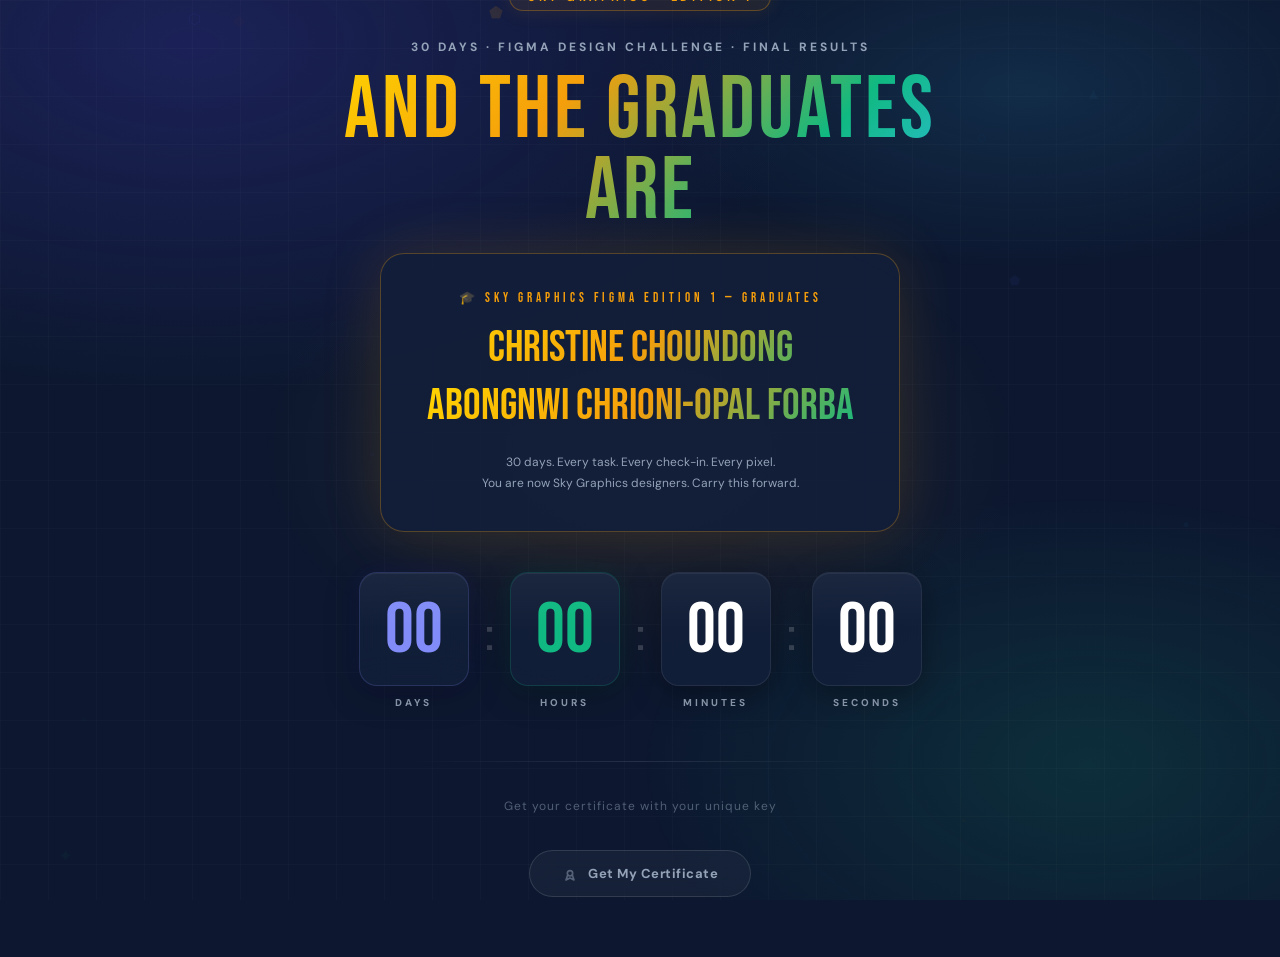
<file: index.html>
<!DOCTYPE html>
<html lang="en">
<head>
<meta charset="UTF-8"/>
<meta name="viewport" content="width=device-width, initial-scale=1.0"/>
<title>Sky Graphics Figma Edition 1 — Final Results</title>
<link href="https://fonts.googleapis.com/css2?family=Bebas+Neue&family=DM+Sans:wght@400;500;700&display=swap" rel="stylesheet"/>
<meta property="og:title" content="Sky Graphics Figma Edition 1 — Final Results">
<meta property="og:description" content="The graduation announcement drops Sunday, July 19 at 8:00 PM">
<meta property="og:image" content="Assets/image.png">
<link rel="icon" type="image/png" href="Assets/logo.png">
<style>
:root{
  --navy:#0D1830;--indigo:#1B2F6E;--violet:#4F46E5;--violet-light:#818CF8;
  --amber:#F59E0B;--gold:#D97706;--mint:#10B981;
  --coral:#EF4444;--sky:#38BDF8;--white:#FFFFFF;--off:#F1F5F9;
  --muted:#94A3B8;
}
*{margin:0;padding:0;box-sizing:border-box;}
html,body{height:100%;}
body{
  background:var(--navy);font-family:'DM Sans',sans-serif;
  color:var(--white);min-height:100vh;overflow-x:hidden;
  display:flex;flex-direction:column;align-items:center;justify-content:center;
}

/* ── background atmosphere ── */
body::before{
  content:'';position:fixed;inset:0;pointer-events:none;z-index:0;
  background:
    radial-gradient(ellipse 90% 70% at 15% 5%,rgba(79,70,229,.22) 0%,transparent 55%),
    radial-gradient(ellipse 70% 60% at 85% 85%,rgba(16,185,129,.14) 0%,transparent 50%),
    radial-gradient(ellipse 50% 45% at 50% 50%,rgba(245,158,11,.08) 0%,transparent 60%),
    radial-gradient(ellipse 60% 40% at 80% 10%,rgba(56,189,248,.12) 0%,transparent 50%);
}
body::after{
  content:'';position:fixed;inset:0;pointer-events:none;z-index:0;
  background-image:
    linear-gradient(rgba(255,255,255,.018) 1px,transparent 1px),
    linear-gradient(90deg,rgba(255,255,255,.018) 1px,transparent 1px);
  background-size:48px 48px;
}

/* ── floating orbs ── */
.orb{
  position:fixed;border-radius:50%;pointer-events:none;z-index:0;
  filter:blur(60px);opacity:0;animation:orbFloat 8s ease-in-out infinite;
}
.orb1{width:300px;height:300px;background:rgba(79,70,229,.18);top:10%;left:5%;animation-delay:0s;}
.orb2{width:200px;height:200px;background:rgba(16,185,129,.14);bottom:15%;right:8%;animation-delay:2.5s;}
.orb3{width:250px;height:250px;background:rgba(245,158,11,.10);top:55%;left:60%;animation-delay:5s;}
@keyframes orbFloat{
  0%{opacity:0;transform:translateY(0) scale(1);}
  30%{opacity:1;}
  70%{opacity:.8;}
  100%{opacity:0;transform:translateY(-30px) scale(1.05);}
}

/* ── floating design particles ── */
canvas#particles{position:fixed;inset:0;z-index:0;pointer-events:none;}

/* ── main wrap ── */
.wrap{
  position:relative;z-index:1;
  display:flex;flex-direction:column;align-items:center;
  padding:40px 20px 60px;max-width:720px;width:100%;text-align:center;
}

/* ── edition tag ── */
.edition-tag{
  display:inline-flex;align-items:center;gap:6px;
  font-size:11px;font-weight:700;letter-spacing:3.5px;text-transform:uppercase;
  color:var(--amber);background:rgba(245,158,11,.08);
  border:1px solid rgba(245,158,11,.3);padding:6px 18px;border-radius:24px;
  margin-bottom:28px;box-shadow:0 0 20px rgba(245,158,11,.1);
}

/* ── eyebrow ── */
.eyebrow{
  font-size:12px;font-weight:700;letter-spacing:3px;text-transform:uppercase;
  color:var(--muted);margin-bottom:16px;
}

/* ── title ── */
.title{
  font-family:'Bebas Neue',sans-serif;
  font-size:clamp(44px,11vw,88px);line-height:.92;letter-spacing:3px;
  background:linear-gradient(135deg,#fff 0%,#C7D2FE 30%,#38BDF8 60%,#10B981 100%);
  -webkit-background-clip:text;background-clip:text;
  -webkit-text-fill-color:transparent;
  margin-bottom:20px;
}

/* ── announcement line ── */
.announce{
  font-size:14px;color:var(--muted);letter-spacing:1px;
  line-height:1.8;margin-bottom:44px;max-width:480px;
}
.announce strong{color:var(--white);}

/* ── countdown grid ── */
.countdown{
  display:flex;gap:16px;margin-bottom:52px;
  flex-wrap:wrap;justify-content:center;
}
.unit{
  display:flex;flex-direction:column;align-items:center;gap:10px;
  min-width:110px;
}
.unit-box{
  position:relative;
  background:rgba(19,31,58,0.88);
  border:1px solid rgba(255,255,255,.08);
  border-radius:18px;padding:22px 20px 18px;
  width:110px;
  box-shadow:0 8px 32px rgba(0,0,0,.35),inset 0 1px 0 rgba(255,255,255,.06);
  backdrop-filter:blur(16px);
  overflow:hidden;
}
.unit-box::before{
  content:'';position:absolute;inset:0;
  background:linear-gradient(180deg,rgba(255,255,255,.04) 0%,transparent 50%);
  pointer-events:none;
}
.unit-num{
  font-family:'Bebas Neue',sans-serif;
  font-size:clamp(48px,9vw,72px);line-height:1;
  color:var(--white);
  transition:transform .15s cubic-bezier(.175,.885,.32,1.275),opacity .15s;
  display:block;
}
.unit-num.flip{
  animation:numFlip .25s cubic-bezier(.175,.885,.32,1.275);
}
@keyframes numFlip{
  0%{transform:translateY(-8px) scaleY(.85);opacity:.6;}
  100%{transform:translateY(0) scaleY(1);opacity:1;}
}
.unit-label{
  font-size:10px;font-weight:800;letter-spacing:3px;text-transform:uppercase;
  color:var(--muted);
}

/* accent colours per unit */
.unit:nth-child(1) .unit-num{color:var(--violet-light);}
.unit:nth-child(2) .unit-num{color:var(--sky);}
.unit:nth-child(3) .unit-num{color:var(--mint);}
.unit:nth-child(4) .unit-num{color:var(--amber);}
.unit:nth-child(1) .unit-box{border-color:rgba(129,140,248,.2);box-shadow:0 8px 32px rgba(0,0,0,.35),0 0 24px rgba(79,70,229,.12),inset 0 1px 0 rgba(255,255,255,.06);}
.unit:nth-child(2) .unit-box{border-color:rgba(56,189,248,.2);box-shadow:0 8px 32px rgba(0,0,0,.35),0 0 24px rgba(56,189,248,.12),inset 0 1px 0 rgba(255,255,255,.06);}
.unit:nth-child(3) .unit-box{border-color:rgba(16,185,129,.2);box-shadow:0 8px 32px rgba(0,0,0,.35),0 0 24px rgba(16,185,129,.12),inset 0 1px 0 rgba(255,255,255,.06);}
.unit:nth-child(4) .unit-box{border-color:rgba(245,158,11,.2);box-shadow:0 8px 32px rgba(0,0,0,.35),0 0 24px rgba(245,158,11,.12),inset 0 1px 0 rgba(255,255,255,.06);}

/* separator dots */
.sep{
  font-family:'Bebas Neue',sans-serif;font-size:48px;
  color:rgba(255,255,255,.18);line-height:1;
  align-self:center;margin-top:-10px;
}

/* ── divider ── */
.divider{
  width:100%;max-width:480px;height:1px;
  background:linear-gradient(90deg,transparent,rgba(255,255,255,.1),transparent);
  margin-bottom:36px;
}

/* ── hint text ── */
.hint{
  font-size:12px;color:rgba(148,163,184,.5);
  letter-spacing:1px;margin-bottom:36px;
}

/* ── view leaderboard button ── */
.lb-btn{
  display:inline-flex;align-items:center;gap:10px;
  padding:14px 32px;border-radius:50px;
  background:rgba(255,255,255,.04);
  border:1px solid rgba(255,255,255,.12);
  color:var(--muted);font-size:13px;font-weight:700;letter-spacing:.5px;
  text-decoration:none;
  transition:all .25s cubic-bezier(.4,0,.2,1);
  backdrop-filter:blur(12px);
}
.lb-btn:hover{
  background:rgba(79,70,229,.15);
  border-color:rgba(79,70,229,.4);
  color:var(--white);
  box-shadow:0 4px 24px rgba(79,70,229,.25);
  transform:translateY(-2px);
}
.lb-btn svg{opacity:.5;transition:opacity .2s;}
.lb-btn:hover svg{opacity:1;}

/* ── CELEBRATION STATE ── */
.wrap.celebrating .title{
  background:linear-gradient(135deg,#FFD700 0%,#F59E0B 35%,#10B981 70%,#38BDF8 100%);
  -webkit-background-clip:text;background-clip:text;
  -webkit-text-fill-color:transparent;
  animation:titlePulse 2s ease-in-out infinite;
}
@keyframes titlePulse{
  0%,100%{filter:brightness(1);}
  50%{filter:brightness(1.3);}
}

.celebrate-panel{
  display:none;
  background:rgba(19,31,58,0.92);
  border:1px solid rgba(245,158,11,.3);
  border-radius:24px;padding:36px;
  margin-bottom:40px;max-width:520px;width:100%;
  box-shadow:0 0 60px rgba(245,158,11,.15);
  animation:panelIn .6s cubic-bezier(.175,.885,.32,1.275);
}
.celebrate-panel.show{display:block;}
@keyframes panelIn{
  from{transform:scale(.85) translateY(20px);opacity:0;}
  to{transform:scale(1) translateY(0);opacity:1;}
}
.grad-title{
  font-family:'Bebas Neue',sans-serif;
  font-size:13px;letter-spacing:4px;color:var(--amber);
  text-transform:uppercase;margin-bottom:20px;
}
.grad-names{
  display:flex;flex-direction:column;gap:14px;margin-bottom:24px;
}
.grad-name{
  font-family:'Bebas Neue',sans-serif;
  font-size:clamp(28px,6vw,44px);
  background:linear-gradient(135deg,#FFD700,#F59E0B,#10B981);
  -webkit-background-clip:text;background-clip:text;
  -webkit-text-fill-color:transparent;
  line-height:1;
}
.grad-sub{font-size:12px;color:var(--muted);line-height:1.8;}

/* celebration confetti container */
.confetti-wrap{position:fixed;inset:0;z-index:150;pointer-events:none;overflow:hidden;}
.confetti{
  position:absolute;width:8px;height:8px;top:-20px;border-radius:2px;
  animation:confettiFall linear forwards;will-change:transform,opacity;
}
@keyframes confettiFall{
  0%{transform:translateY(0) rotate(0deg);opacity:1;}
  80%{opacity:1;}
  100%{transform:translateY(110vh) rotate(720deg);opacity:0;}
}

/* ── RESPONSIVE ── */
@media(max-width:520px){
  .countdown{gap:8px;}
  .unit{min-width:72px;}
  .unit-box{width:72px;padding:16px 10px 12px;}
  .unit-num{font-size:40px;}
  .sep{font-size:32px;}
  .unit-label{font-size:9px;letter-spacing:2px;}
}
@media(prefers-reduced-motion:reduce){
  *{animation-duration:.01ms !important;transition-duration:.01ms !important;}
}
</style>
</head>
<body>
<div class="orb orb1"></div>
<div class="orb orb2"></div>
<div class="orb orb3"></div>
<canvas id="particles"></canvas>

<div class="confetti-wrap" id="confetti-wrap"></div>

<div class="wrap" id="wrap">
  <div class="edition-tag">Sky Graphics · Edition 1</div>

  <div class="eyebrow">30 Days · Figma Design Challenge · Final Results</div>

  <div class="title" id="main-title">THE RESULTS<br>DROP IN</div>

  <div class="announce" id="announce-text">
    The programme is complete. Two designers went the distance.<br>
    <strong>Sunday, July 19 · 8:00 PM</strong> — the announcement goes live.
  </div>

  <!-- celebration panel (hidden until countdown ends) -->
  <div class="celebrate-panel" id="celebrate-panel">
    <div class="grad-title">🎓 Sky Graphics Figma Edition 1 — Graduates</div>
    <div class="grad-names">
      <div class="grad-name">Christine Choundong</div>
      <div class="grad-name">Abongnwi Chrioni-Opal Forba</div>
    </div>
    <div class="grad-sub">
      30 days. Every task. Every check-in. Every pixel.<br>
      You are now Sky Graphics designers. Carry this forward.
    </div>
  </div>

  <div class="countdown" id="countdown">
    <div class="unit">
      <div class="unit-box"><span class="unit-num" id="cd-days">00</span></div>
      <div class="unit-label">Days</div>
    </div>
    <div class="sep">:</div>
    <div class="unit">
      <div class="unit-box"><span class="unit-num" id="cd-hours">00</span></div>
      <div class="unit-label">Hours</div>
    </div>
    <div class="sep">:</div>
    <div class="unit">
      <div class="unit-box"><span class="unit-num" id="cd-mins">00</span></div>
      <div class="unit-label">Minutes</div>
    </div>
    <div class="sep">:</div>
    <div class="unit">
      <div class="unit-box"><span class="unit-num" id="cd-secs">00</span></div>
      <div class="unit-label">Seconds</div>
    </div>
  </div>

  <div class="divider"></div>
  <div class="hint">Get your certificate with your unique key</div>

  <a href="certificates.html" class="lb-btn">
    <svg width="16" height="16" viewBox="0 0 24 24" fill="none" stroke="currentColor" stroke-width="2.5" stroke-linecap="round" stroke-linejoin="round">
      <path d="M12 15a4 4 0 1 0 0-8 4 4 0 0 0 0 8Z"/><path d="M8.5 13.5 6 21l6-3 6 3-2.5-7.5"/>
    </svg>
    Get My Certificate
  </a>
</div>

<script>
// ── TARGET: Sunday July 19 2026 20:00:00 local time ──
const TARGET = new Date('2026-07-19T20:00:00').getTime();

const els = {
  days:  document.getElementById('cd-days'),
  hours: document.getElementById('cd-hours'),
  mins:  document.getElementById('cd-mins'),
  secs:  document.getElementById('cd-secs'),
};

let prev = {days:'',hours:'',mins:'',secs:''};

function pad(n){ return String(n).padStart(2,'0'); }

function flip(el, val){
  if(el.textContent === val) return;
  el.textContent = val;
  el.classList.remove('flip');
  void el.offsetWidth;
  el.classList.add('flip');
}

function tick(){
  const now  = Date.now();
  const diff = TARGET - now;

  if(diff <= 0){
    clearInterval(timer);
    reveal();
    return;
  }

  const d  = Math.floor(diff / 86400000);
  const h  = Math.floor((diff % 86400000) / 3600000);
  const m  = Math.floor((diff % 3600000)  / 60000);
  const s  = Math.floor((diff % 60000)    / 1000);

  flip(els.days,  pad(d));
  flip(els.hours, pad(h));
  flip(els.mins,  pad(m));
  flip(els.secs,  pad(s));
}

const timer = setInterval(tick, 1000);
tick();

// ── REVEAL on countdown zero ──
function reveal(){
  document.getElementById('cd-days').textContent  = '00';
  document.getElementById('cd-hours').textContent = '00';
  document.getElementById('cd-mins').textContent  = '00';
  document.getElementById('cd-secs').textContent  = '00';

  document.getElementById('main-title').textContent = 'AND THE\nGRADUATES ARE';
  document.getElementById('announce-text').style.display = 'none';
  document.getElementById('celebrate-panel').classList.add('show');
  document.getElementById('wrap').classList.add('celebrating');

  launchConfetti();
}

// ── CONFETTI ──
function launchConfetti(){
  const wrap = document.getElementById('confetti-wrap');
  const colors = ['#F59E0B','#10B981','#4F46E5','#38BDF8','#EF4444','#fff','#D97706','#818CF8'];

  function burst(){
    for(let i=0;i<14;i++){
      const el = document.createElement('div');
      el.className = 'confetti';
      el.style.cssText = `
        left:${Math.random()*100}%;
        background:${colors[Math.floor(Math.random()*colors.length)]};
        width:${6+Math.random()*8}px;
        height:${6+Math.random()*8}px;
        border-radius:${Math.random()>.5?'50%':'2px'};
        animation-duration:${2.5+Math.random()*2}s;
        animation-delay:${Math.random()*.8}s;
      `;
      wrap.appendChild(el);
      el.addEventListener('animationend',()=>el.remove());
    }
  }

  burst();
  const repeat = setInterval(burst, 900);
  setTimeout(()=>clearInterval(repeat), 10000);
}

// ── PARTICLES (floating design tools) ──
(function(){
  const canvas = document.getElementById('particles');
  const ctx    = canvas.getContext('2d');
  const SYMBOLS = ['▲','◆','●','✦','⬟','✶','⬡'];
  let W, H, pts = [];

  function resize(){
    W = canvas.width  = window.innerWidth;
    H = canvas.height = window.innerHeight;
  }

  function spawn(){
    return {
      x: Math.random()*W,
      y: Math.random()*H,
      sym: SYMBOLS[Math.floor(Math.random()*SYMBOLS.length)],
      size: 8 + Math.random()*10,
      alpha: 0,
      maxAlpha: .06 + Math.random()*.08,
      vx: (Math.random()-.5)*.25,
      vy: -.2 - Math.random()*.3,
      life: 0,
      maxLife: 180 + Math.random()*120,
      color: ['#4F46E5','#10B981','#F59E0B','#38BDF8'][Math.floor(Math.random()*4)],
    };
  }

  resize();
  window.addEventListener('resize', resize);

  for(let i=0;i<22;i++){
    const p = spawn();
    p.life = Math.floor(Math.random()*p.maxLife);
    pts.push(p);
  }

  function frame(){
    ctx.clearRect(0,0,W,H);
    pts.forEach((p,i)=>{
      p.life++;
      const half = p.maxLife/2;
      p.alpha = p.life < half
        ? (p.life/half)*p.maxAlpha
        : ((p.maxLife-p.life)/half)*p.maxAlpha;
      p.x += p.vx;
      p.y += p.vy;
      ctx.save();
      ctx.globalAlpha = Math.max(0, p.alpha);
      ctx.fillStyle = p.color;
      ctx.font = `${p.size}px sans-serif`;
      ctx.fillText(p.sym, p.x, p.y);
      ctx.restore();
      if(p.life >= p.maxLife) pts[i] = spawn();
    });
    requestAnimationFrame(frame);
  }
  frame();
})();
</script>
</body>
</html>
</file>
